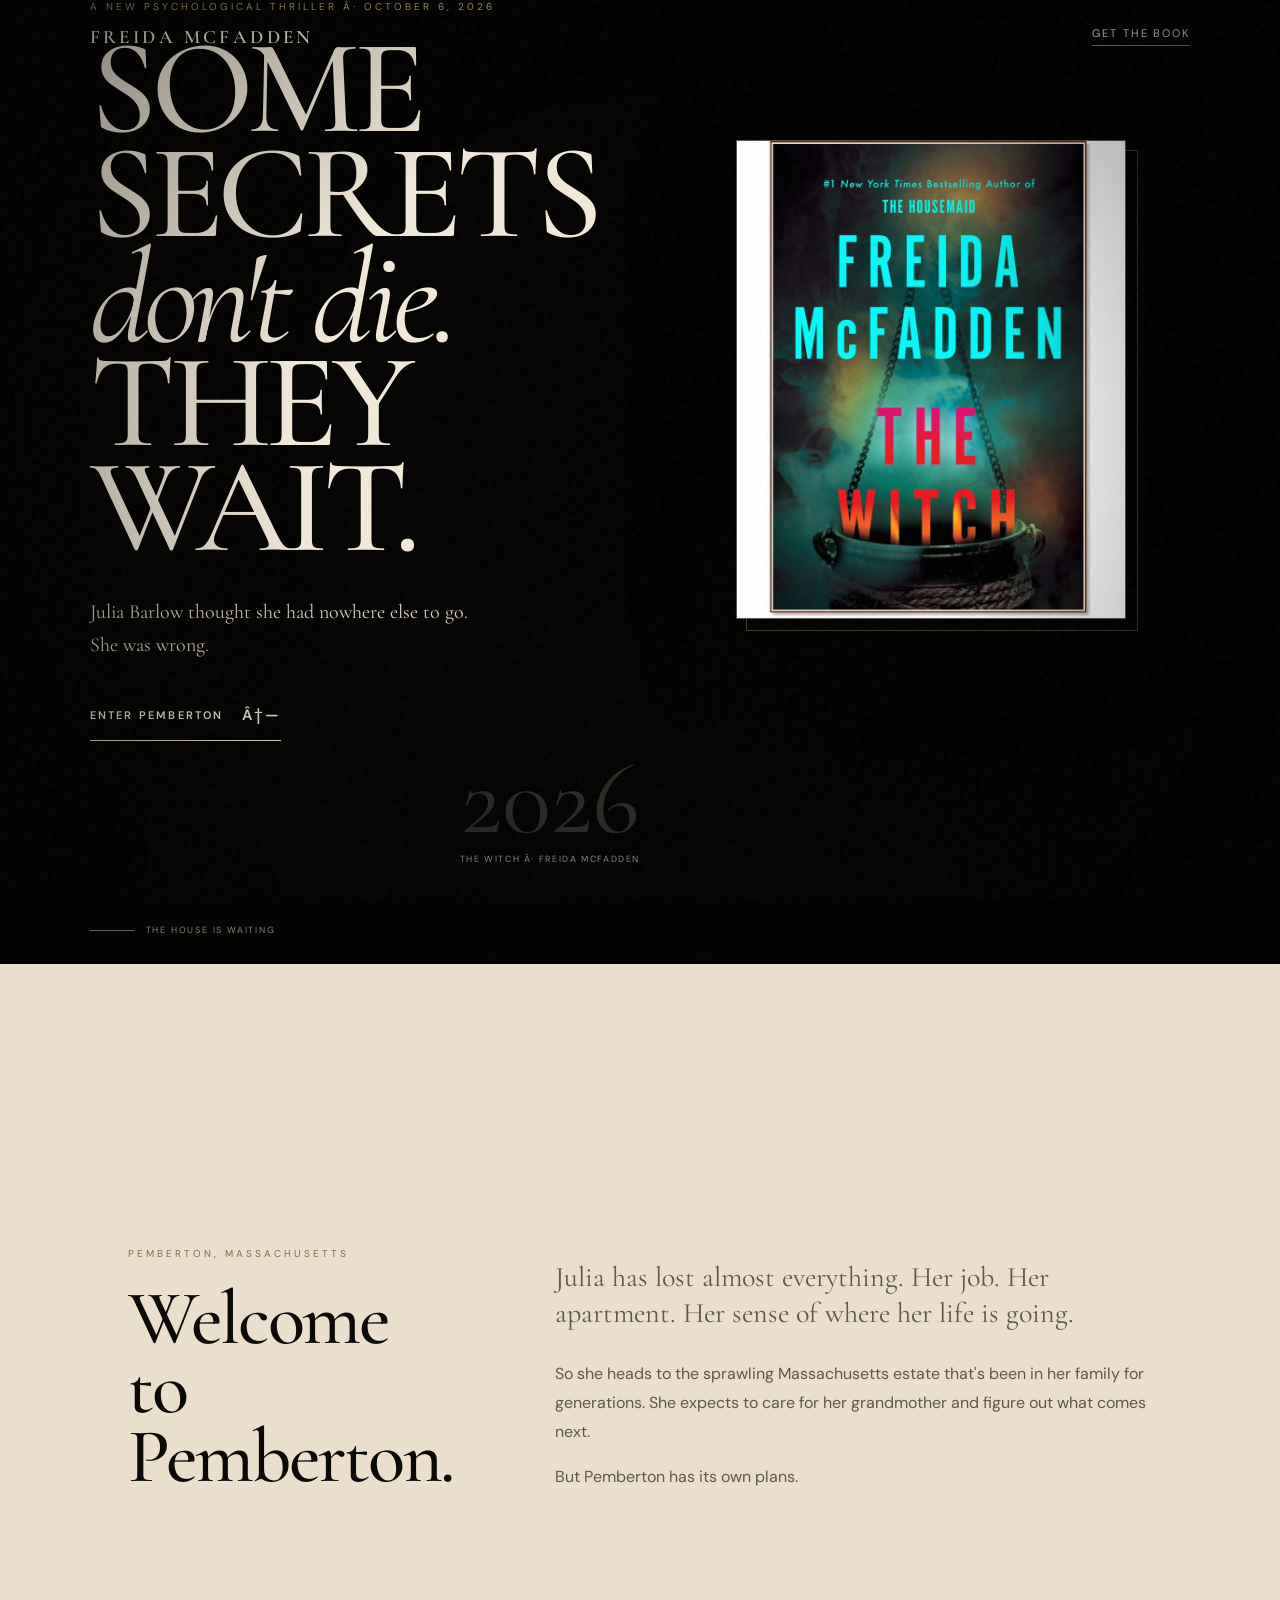
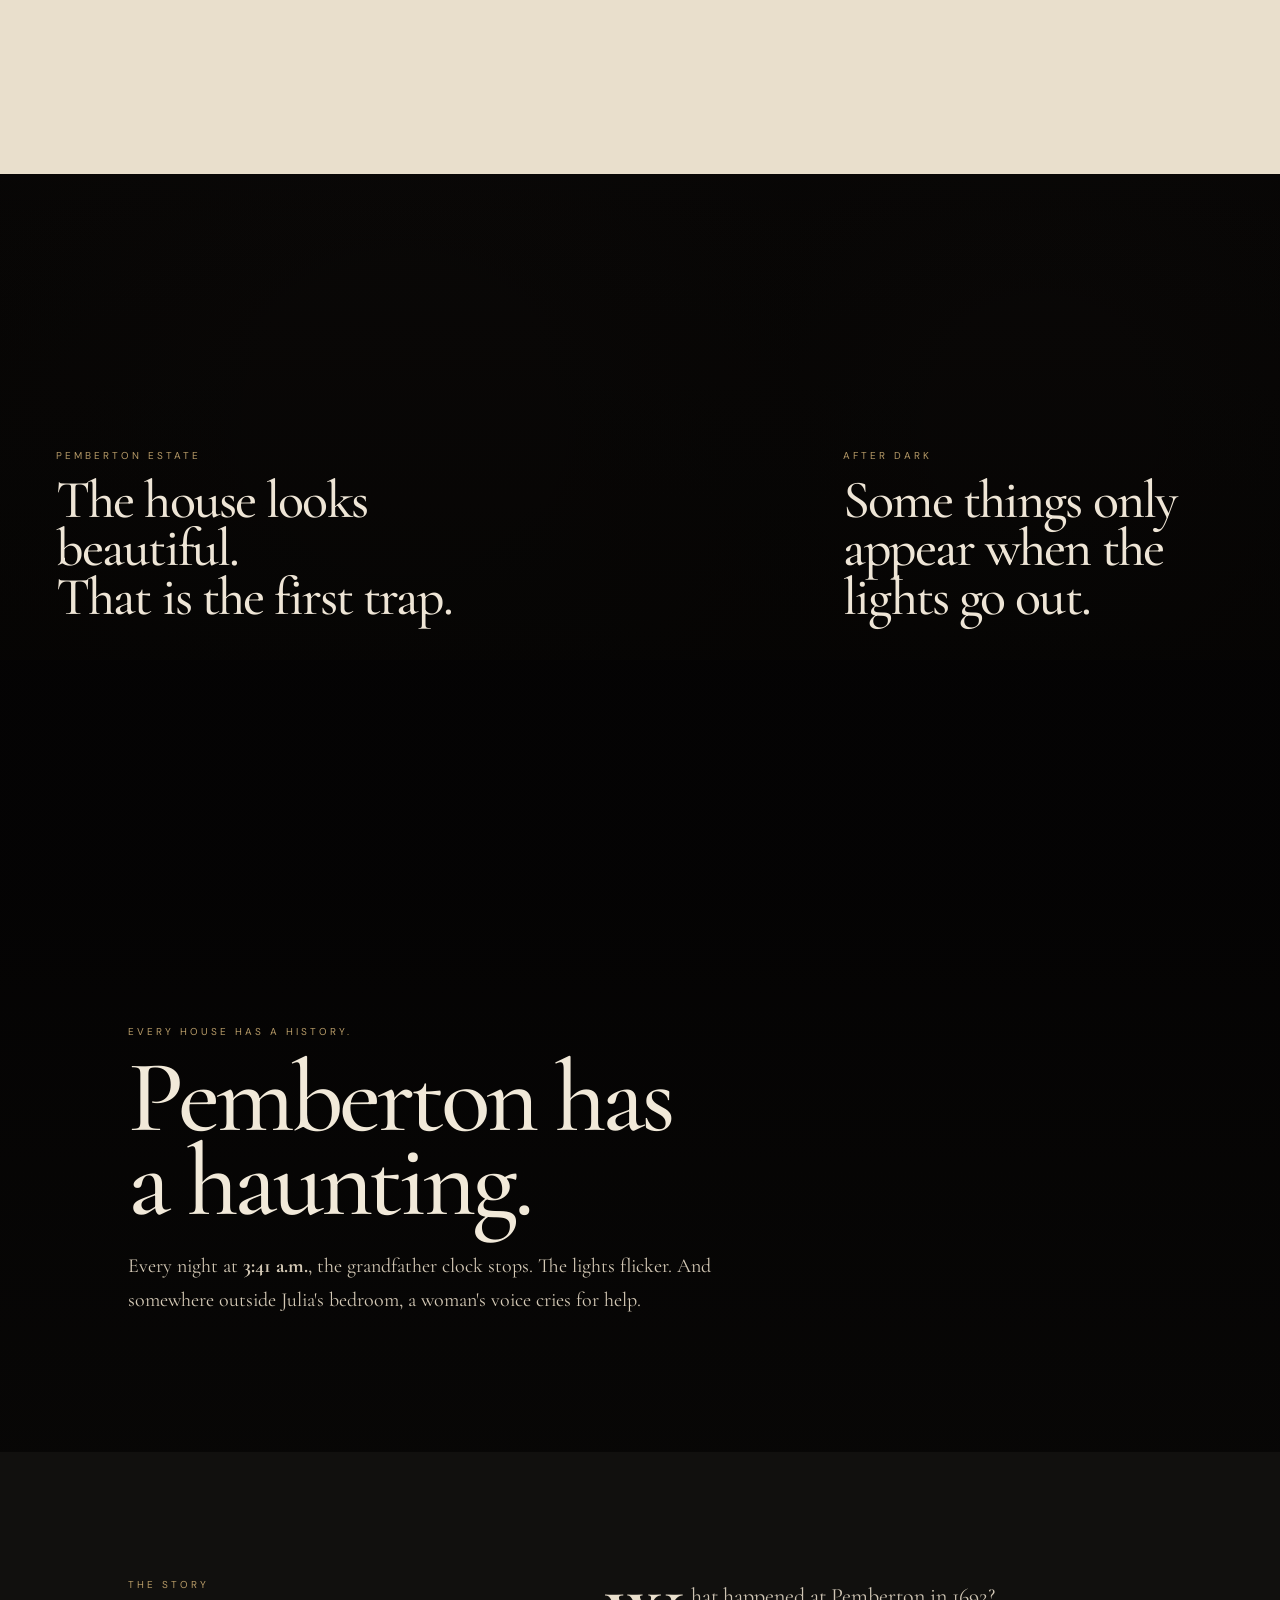
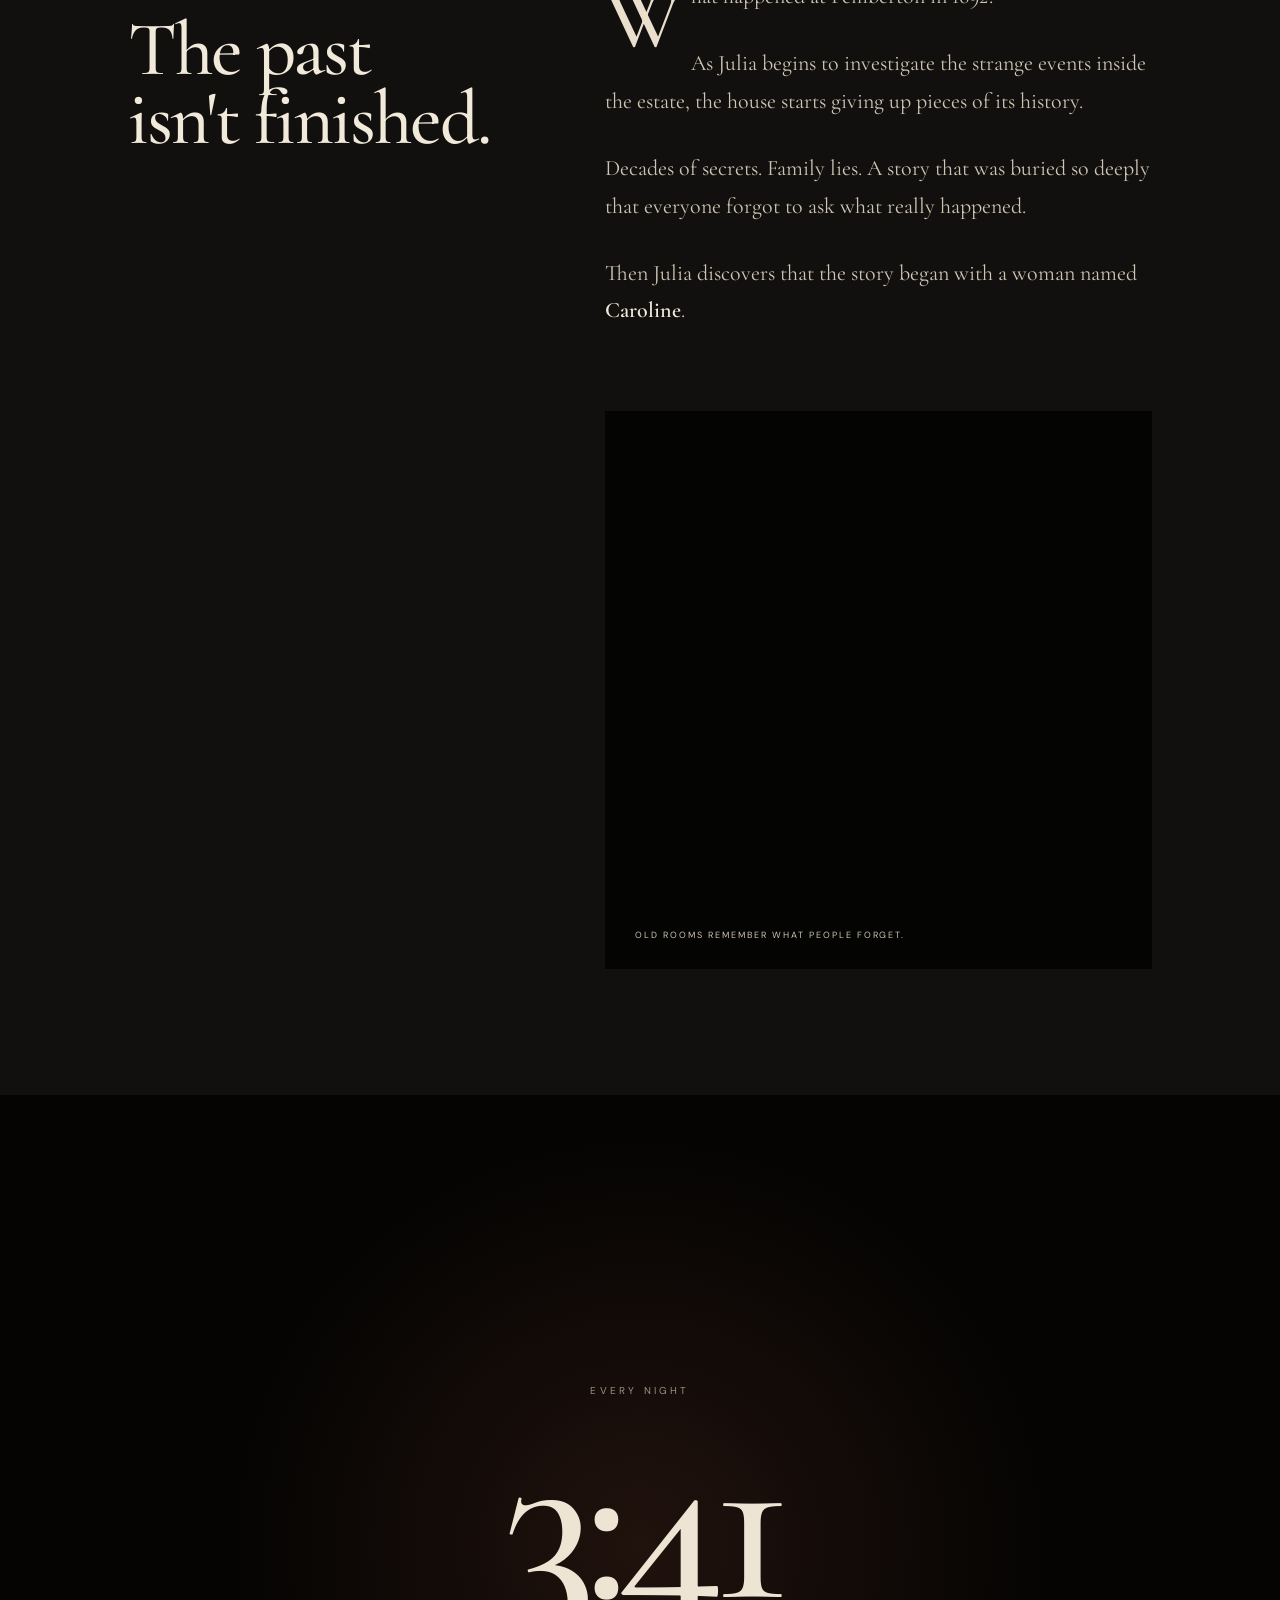
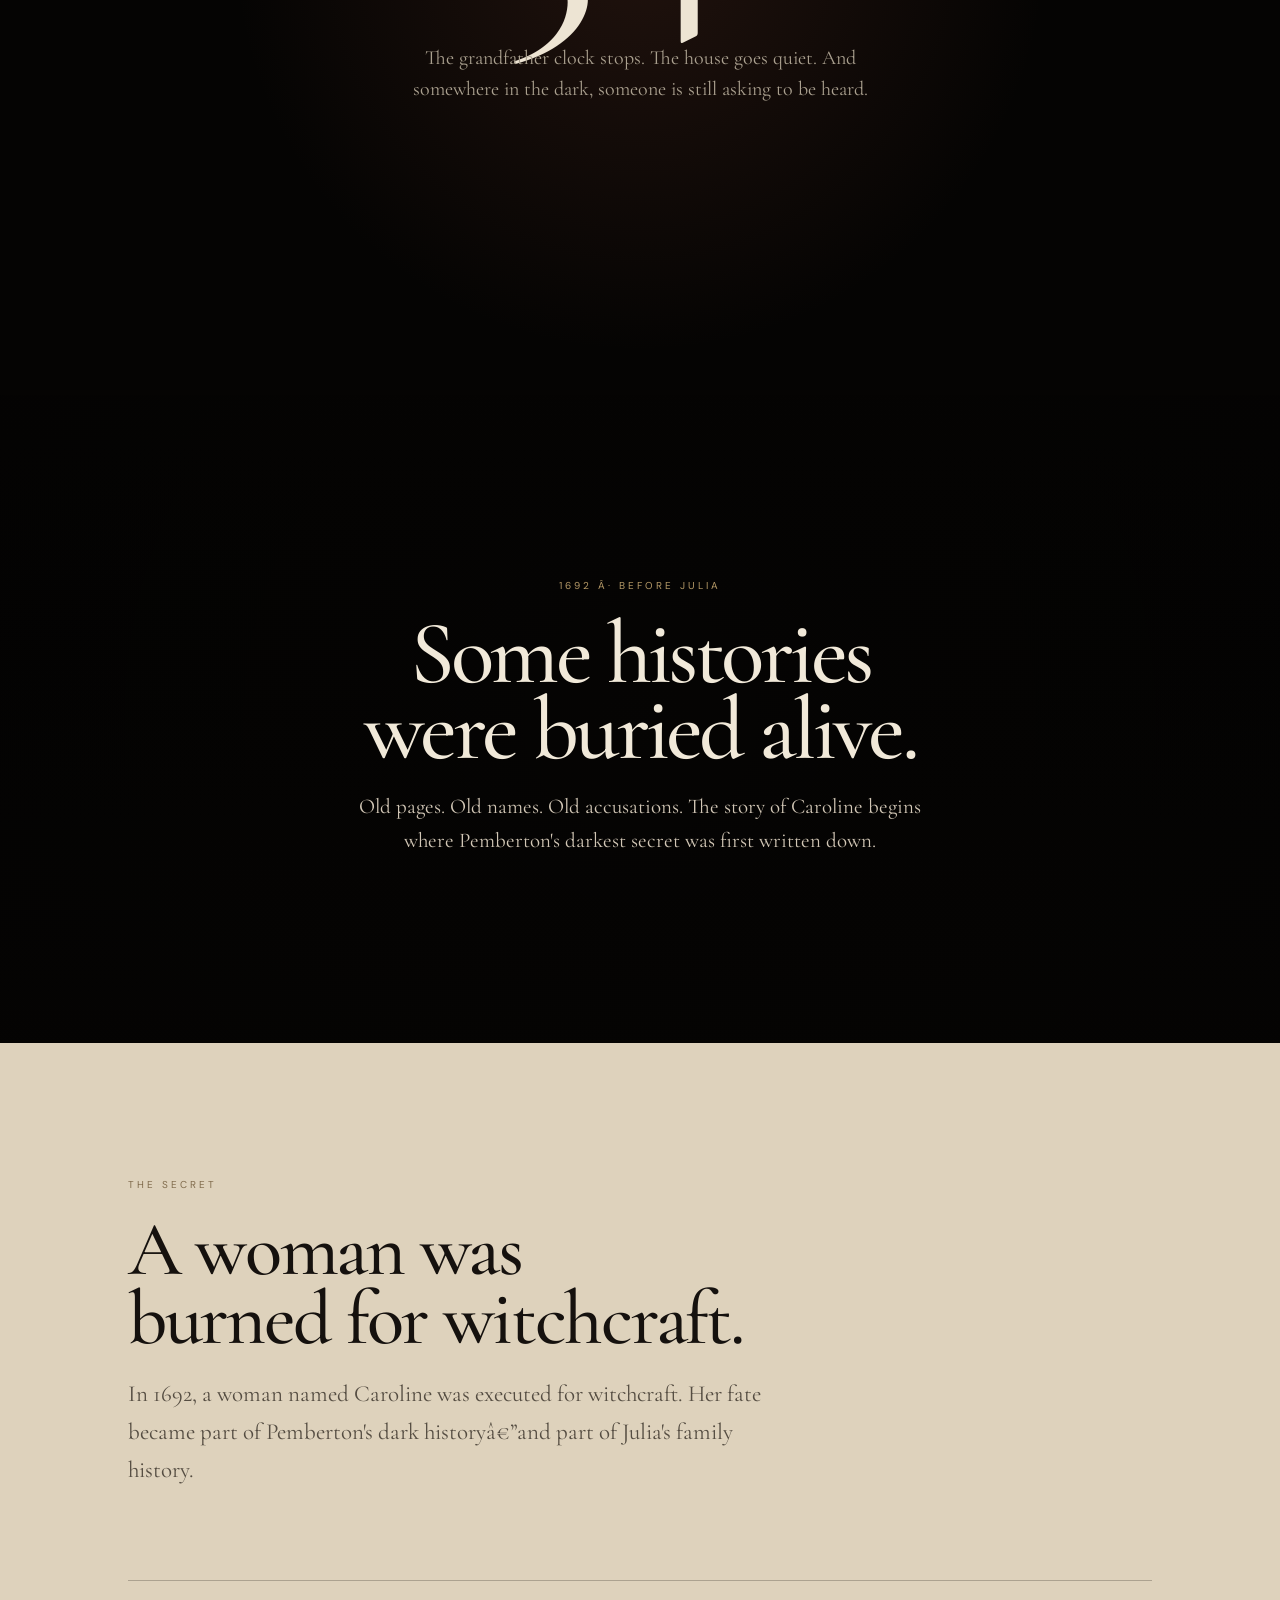
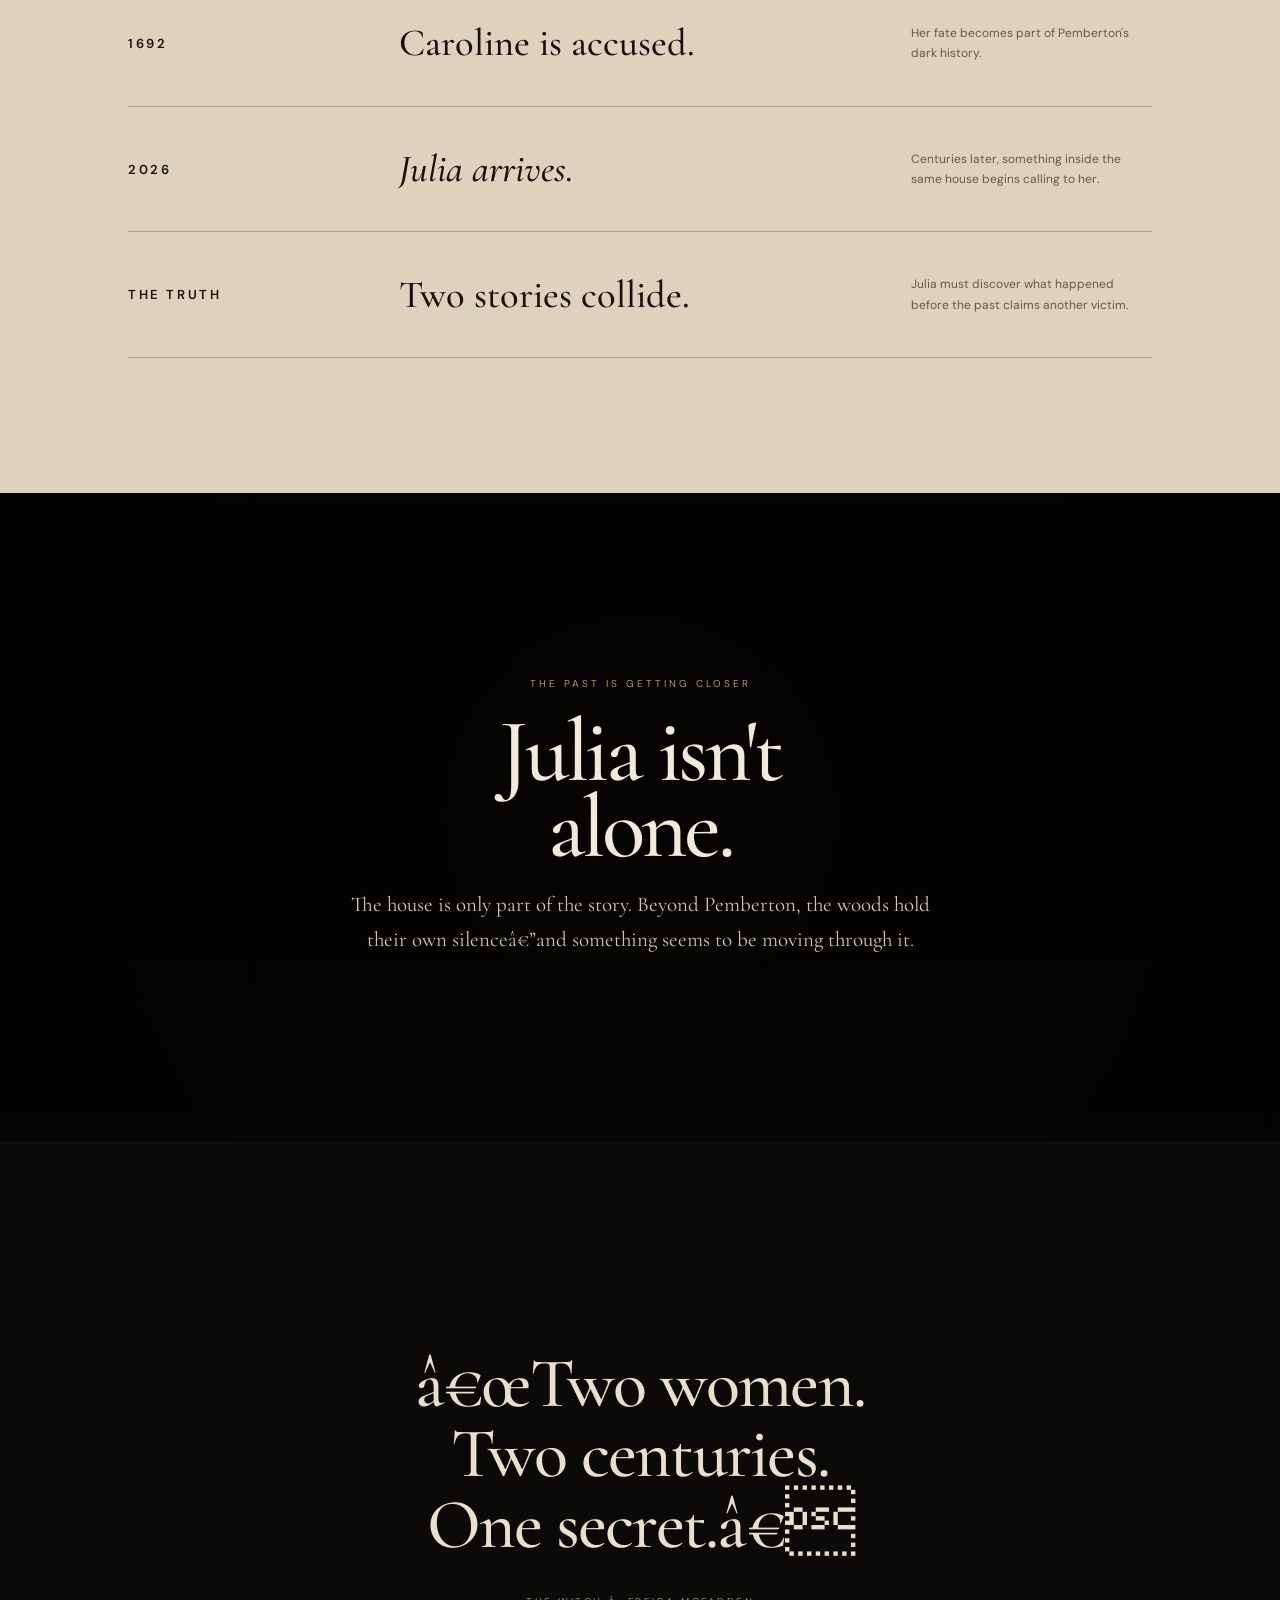
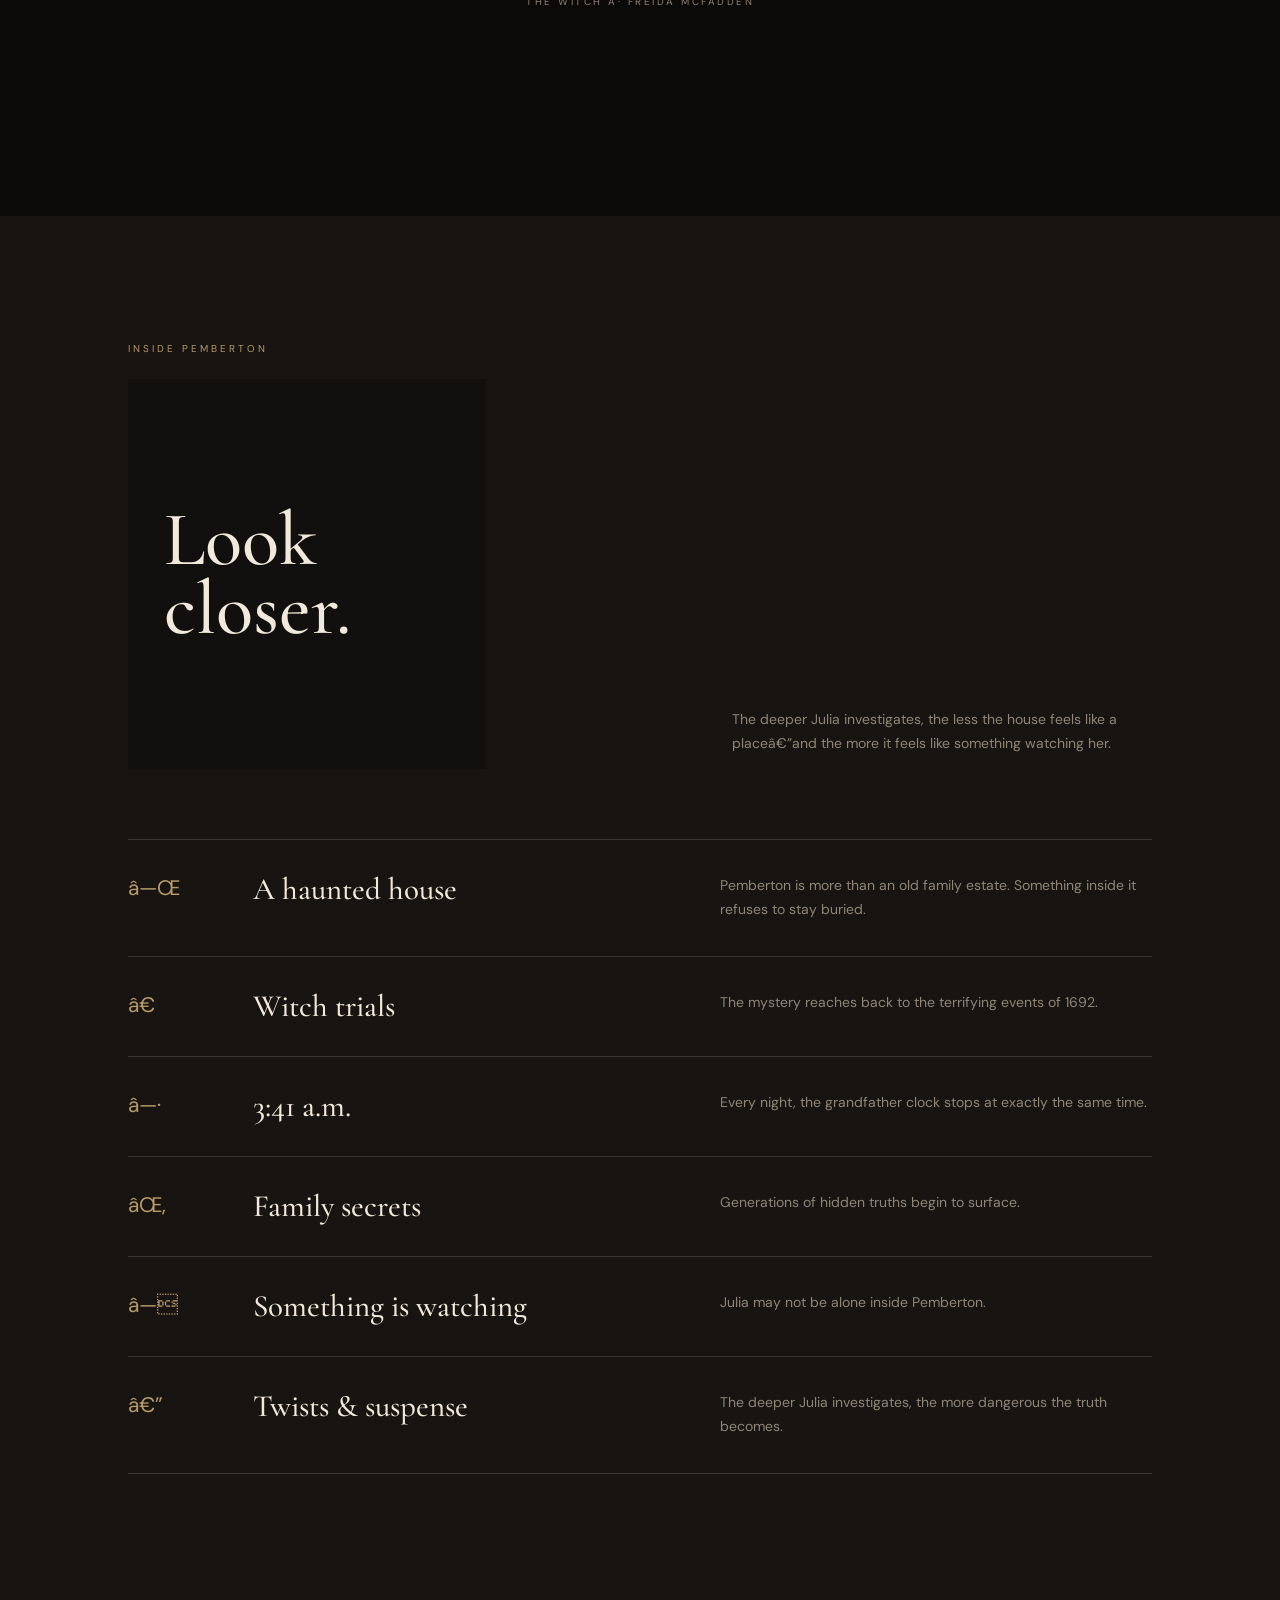
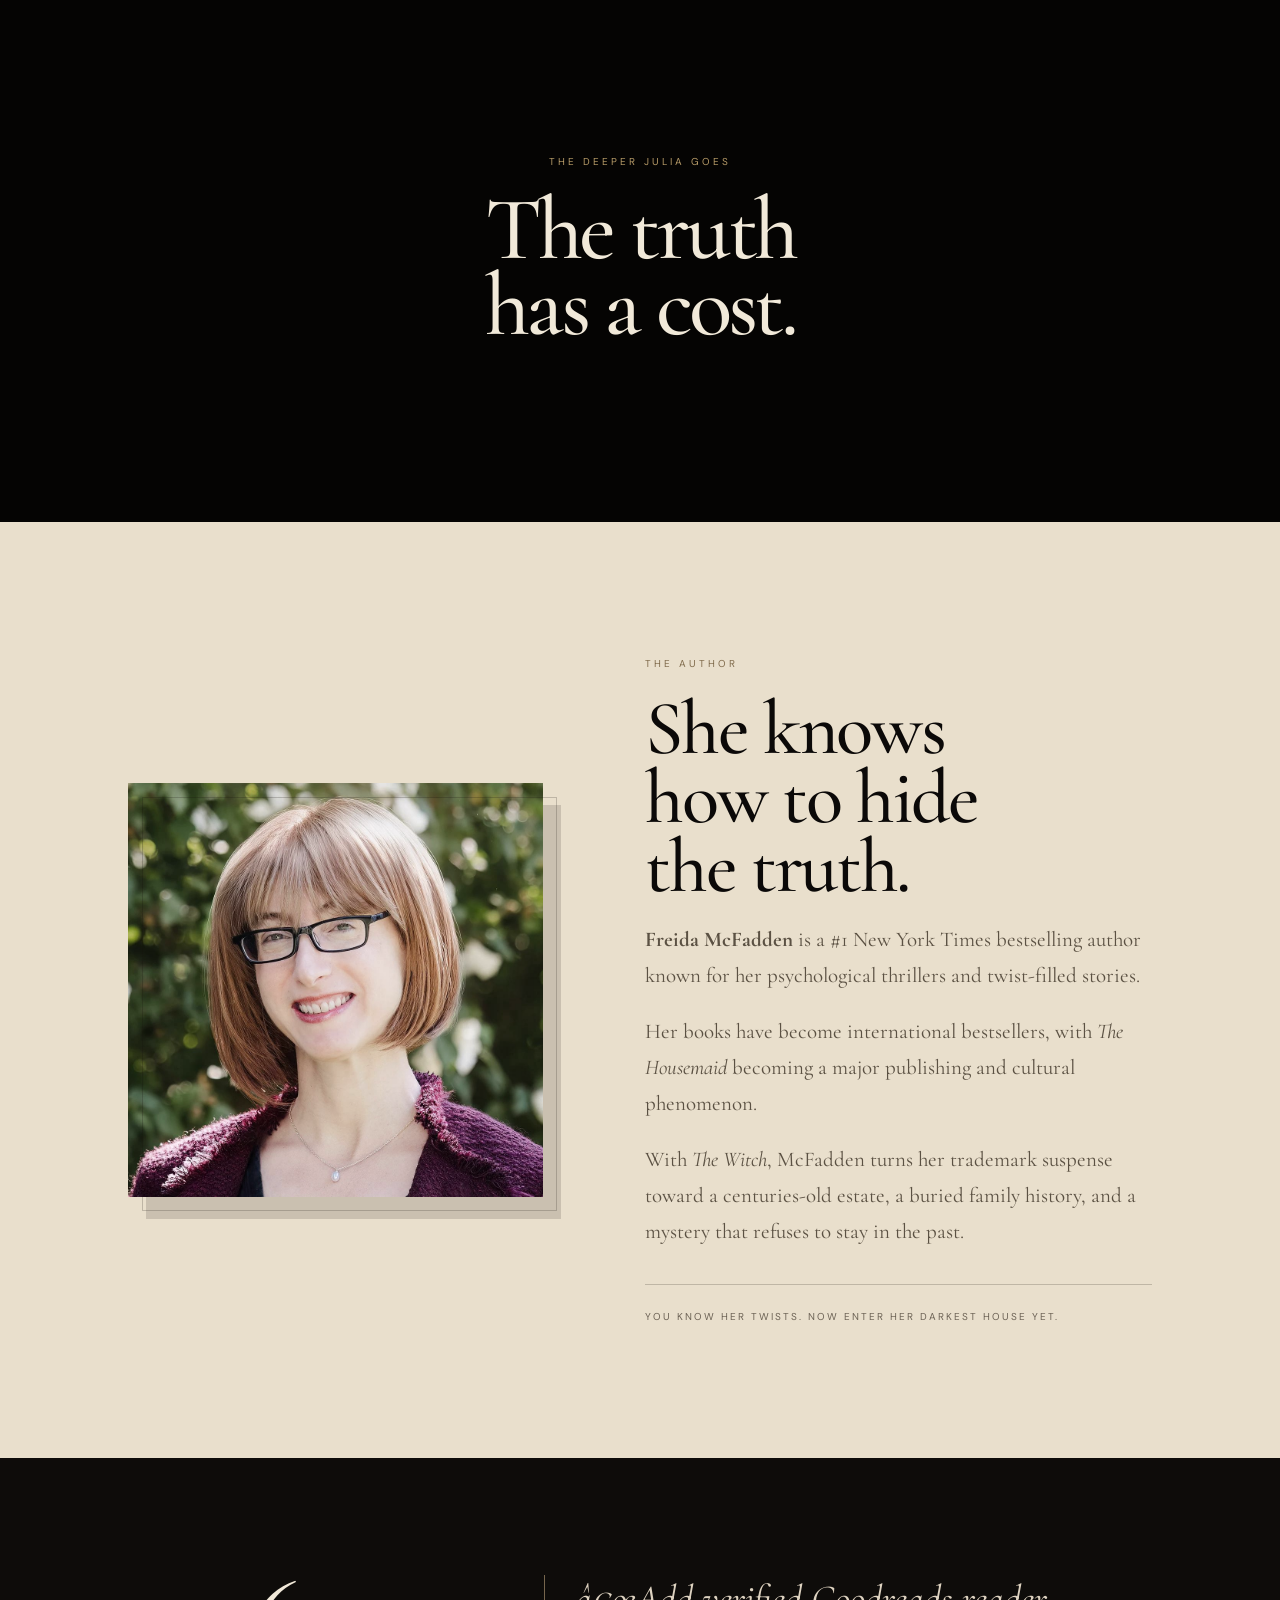
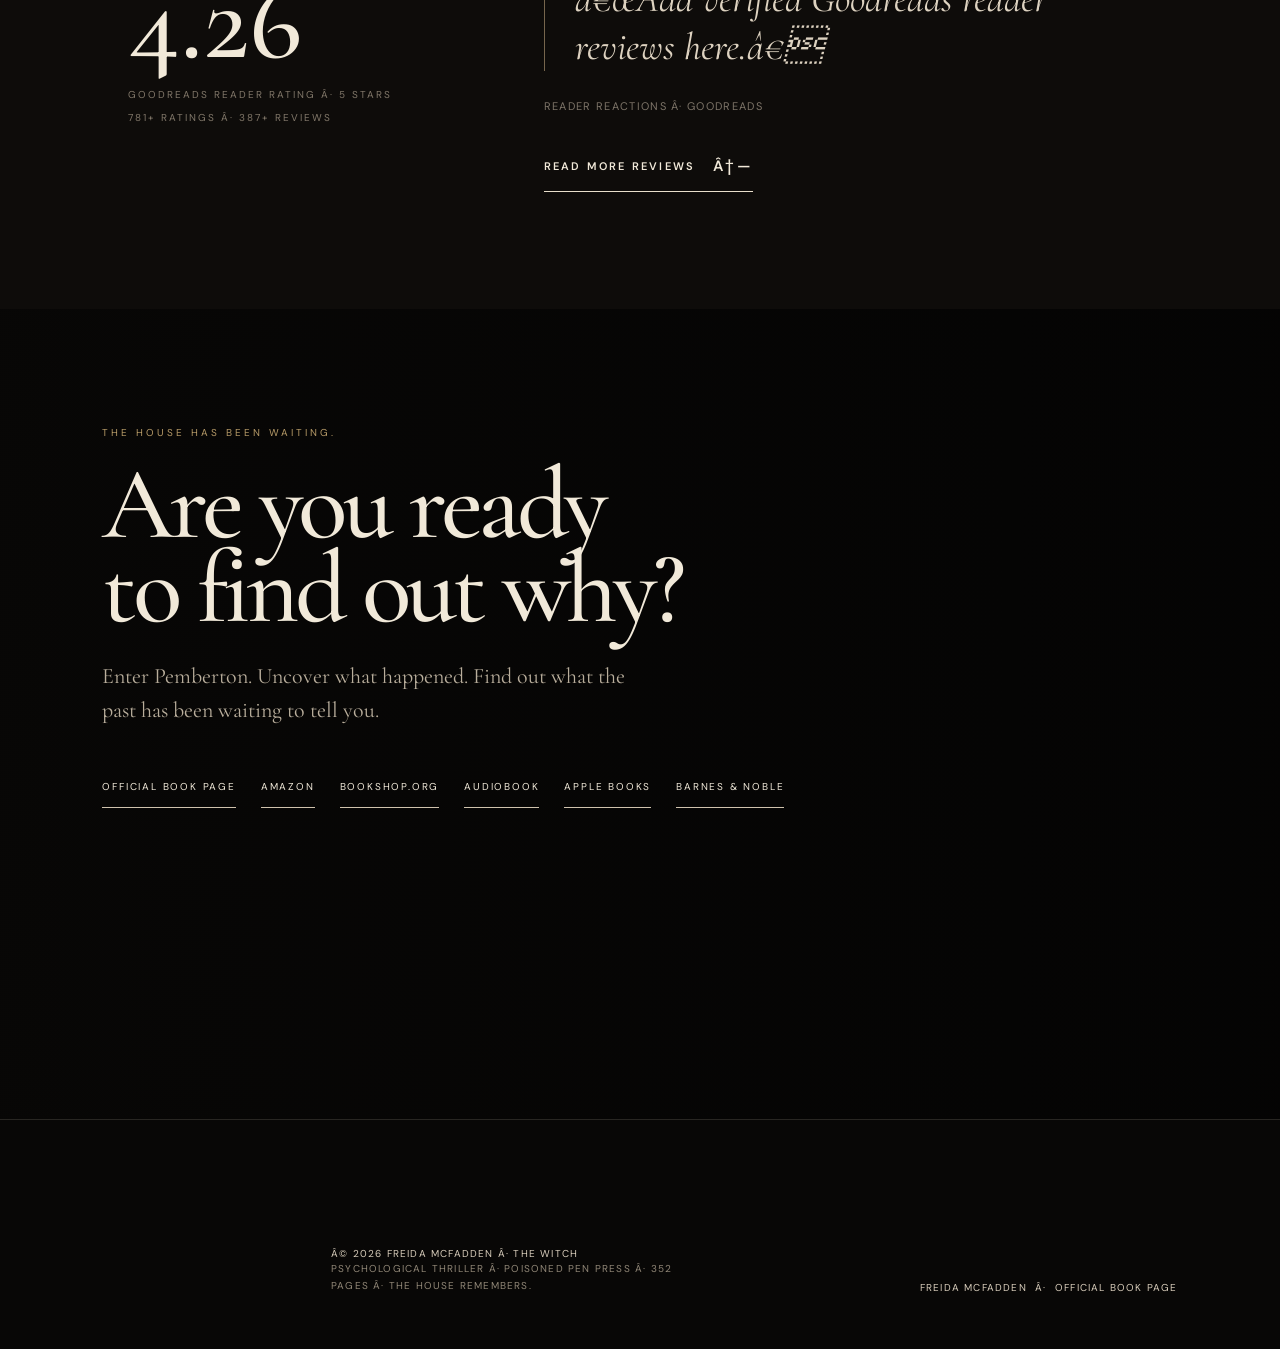
<file: projects/the-witch/index.html>
<!doctype html>
<html lang="en">
<head>
<meta name="robots" content="noindex,follow">
<meta charset="utf-8">
<meta name="viewport" content="width=device-width,initial-scale=1">
<meta name="theme-color" content="#090807">
<meta name="description" content="The Witch by Freida McFadden â€” Some secrets don't die. They wait.">
<title>The Witch â€” Freida McFadden</title>

<style>
@import url('https://fonts.googleapis.com/css2?family=Cormorant+Garamond:wght@400;500;600;700&family=DM+Sans:wght@400;500;600&display=swap');

:root{
  --ink:#0b0908;
  --night:#100d0b;
  --paper:#e9dfcc;
  --paper-dark:#cbbda4;
  --cream:#f1e9d9;
  --muted:#aaa08f;
  --line:rgba(233,223,204,.16);
  --ember:#8e4b36;
  --gold:#b79b68;
  --white:#f4eee3;
}

*{box-sizing:border-box}
html{scroll-behavior:smooth}
body{
  margin:0;
  background:var(--ink);
  color:var(--cream);
  font-family:"DM Sans",Arial,sans-serif;
  overflow-x:hidden;
}
a{color:inherit;text-decoration:none}
button,a{cursor:pointer}
::selection{background:var(--paper);color:var(--ink)}

.noise{
  position:fixed;inset:0;pointer-events:none;z-index:50;opacity:.055;
  background-image:url("data:image/svg+xml,%3Csvg viewBox='0 0 180 180' xmlns='http://www.w3.org/2000/svg'%3E%3Cfilter id='n'%3E%3CfeTurbulence type='fractalNoise' baseFrequency='.9' numOctaves='4' stitchTiles='stitch'/%3E%3C/filter%3E%3Crect width='100%25' height='100%25' filter='url(%23n)' opacity='.65'/%3E%3C/svg%3E");
}
.vignette{
  position:fixed;inset:0;pointer-events:none;z-index:40;
  background:radial-gradient(circle at center,transparent 45%,rgba(0,0,0,.52) 100%);
}
.progress{
  position:fixed;left:0;top:0;height:2px;width:0;background:var(--paper);
  z-index:100;transform-origin:left;
}

header{
  position:absolute;top:0;left:0;right:0;z-index:20;
  padding:26px 7%;
  display:flex;justify-content:space-between;align-items:center;
  mix-blend-mode:screen;
}
.logo{
  font:600 19px/1 "Cormorant Garamond",Georgia,serif;
  letter-spacing:.18em;text-transform:uppercase;
}
.header-link{
  font-size:11px;letter-spacing:.18em;text-transform:uppercase;
  border-bottom:1px solid rgba(244,238,227,.55);padding-bottom:5px;
}

/* HERO â€” preserves the template's two-column concept, but replaces the flat cover mockup with cinematic space */
.hero{
  min-height:100svh;
  position:relative;
  display:grid;
  grid-template-columns:1fr 1fr;
  align-items:end;
  padding:0 7% 8vh;
  overflow:hidden;
  background:#070605;
}
.hero-video{
  position:absolute;inset:0;width:100%;height:100%;
  border:0;object-fit:cover;
  filter:brightness(.42) saturate(.7) contrast(1.08);
  transform:scale(1.04);
}
.hero:after{
  content:"";position:absolute;inset:0;
  background:
    linear-gradient(90deg,rgba(5,4,3,.92) 0%,rgba(5,4,3,.55) 48%,rgba(5,4,3,.15) 100%),
    linear-gradient(0deg,rgba(5,4,3,.9) 0%,transparent 52%);
  z-index:1;
}
.hero-content,.hero-mark{position:relative;z-index:2}
.hero-content{max-width:760px;padding-bottom:2vh}
.eyebrow{
  color:var(--gold);letter-spacing:.3em;text-transform:uppercase;font-size:10px;
  margin-bottom:24px;
}
.hero h1{
  font:500 clamp(76px,10.5vw,154px)/.78 "Cormorant Garamond",Georgia,serif;
  letter-spacing:-.045em;
  margin:0;
  text-transform:uppercase;
}
.hero h1 span{display:block}
.hero h1 .thin{font-weight:400;font-style:italic;text-transform:none}
.hero-copy{
  max-width:560px;
  margin:35px 0 0;
  font:400 20px/1.65 "Cormorant Garamond",Georgia,serif;
  color:#d8cebc;
}
.cta{
  display:inline-flex;align-items:center;gap:18px;
  margin-top:28px;padding:15px 0;
  font-size:11px;font-weight:600;letter-spacing:.2em;text-transform:uppercase;
  border-bottom:1px solid var(--paper);
}
.cta:after{content:"â†—";font-size:15px;transition:transform .3s ease}
.cta:hover:after{transform:translate(4px,-4px)}
.hero-mark{
  align-self:end;justify-self:end;text-align:right;padding-bottom:3vh;
}
.hero-mark .year{
  font:400 clamp(58px,8vw,110px)/.8 "Cormorant Garamond",serif;
  color:rgba(244,238,227,.16);
}
.hero-mark small{
  display:block;margin-top:12px;color:rgba(244,238,227,.6);
  letter-spacing:.18em;font-size:9px;text-transform:uppercase;
}
.scroll-cue{
  position:absolute;z-index:3;bottom:28px;left:7%;
  display:flex;align-items:center;gap:12px;color:rgba(244,238,227,.55);
  font-size:9px;letter-spacing:.2em;text-transform:uppercase;
}
.scroll-cue i{display:block;width:44px;height:1px;background:rgba(244,238,227,.4)}


/* HERO + INTRO VIDEO EXTENSIONS ONLY */
.hero-video.hero-alt{
  opacity:0;
  animation:heroVideoFade 18s infinite;
}
.hero-video.hero-alt-2{
  opacity:0;
  animation:heroVideoFade 18s infinite 6s;
}
@keyframes heroVideoFade{
  0%,30%{opacity:0}
  38%,62%{opacity:1}
  70%,100%{opacity:0}
}
.hero-video.hero-base{animation:heroBaseFade 18s infinite}
@keyframes heroBaseFade{
  0%,30%{opacity:1}
  38%,62%{opacity:0}
  70%,100%{opacity:1}
}
.intro-video-rail{
  display:grid;grid-template-columns:1.25fr .75fr;gap:0;
  min-height:54vh;position:relative;overflow:hidden;background:#0a0807;
}
.intro-video-card{position:relative;min-height:54vh;overflow:hidden;background:#0a0807}
.intro-video-card video{
  position:absolute;inset:0;width:100%;height:100%;object-fit:cover;
  transform:scale(1.08);filter:brightness(.38) saturate(.62) contrast(1.08);
}
.intro-video-card:after{
  content:"";position:absolute;inset:0;
  background:linear-gradient(180deg,rgba(5,4,3,.05),rgba(5,4,3,.72)),radial-gradient(circle at center,transparent 25%,rgba(5,4,3,.42) 100%);
}
.intro-video-copy{
  position:absolute;z-index:2;left:7%;bottom:8%;
  color:#eee5d6;max-width:430px;
}
.intro-video-copy .eyebrow{margin-bottom:14px}
.intro-video-copy h3{
  font:500 clamp(34px,4.2vw,66px)/.9 "Cormorant Garamond",Georgia,serif;
  letter-spacing:-.035em;margin:0;
}
.intro-video-card.small .intro-video-copy{left:9%;right:9%}
@media(max-width:760px){
  .intro-video-rail{grid-template-columns:1fr;min-height:auto}
  .intro-video-card{min-height:46vh}
  .intro-video-card.small{min-height:40vh}
}
@media(prefers-reduced-motion:reduce){
  .hero-video.hero-base,.hero-video.hero-alt,.hero-video.hero-alt-2{animation:none;opacity:1}
}

/* STORY */
.story-intro{
  min-height:90vh;padding:15vh 10%;
  display:grid;grid-template-columns:.7fr 1.3fr;gap:10%;
  align-items:center;background:var(--paper);color:var(--ink);
}
.story-intro h2,.story h2,.secret h2,.author h2{
  font:500 clamp(48px,6vw,88px)/.9 "Cormorant Garamond",Georgia,serif;
  letter-spacing:-.03em;margin:0;
}
.story-intro .lead{
  font:400 clamp(22px,2.2vw,34px)/1.3 "Cormorant Garamond",Georgia,serif;
  max-width:720px;
}
.story-intro p{color:#5f574b;line-height:1.8;font-size:16px;max-width:640px}

/* FULL BLEED STORY VIDEO */
.cinematic{
  position:relative;min-height:88vh;overflow:hidden;display:flex;align-items:flex-end;
  background:#080706;
}
.cinematic-video{
  position:absolute;inset:0;width:100%;height:100%;object-fit:cover;
  transform:scale(1.08);
  pointer-events:none;
  filter:brightness(.46) saturate(.65);
}
.cinematic:after{
  content:"";position:absolute;inset:0;
  background:linear-gradient(0deg,rgba(8,7,6,.92),rgba(8,7,6,.1) 70%);
}
.cinematic-content{position:relative;z-index:2;padding:9vw 10%;max-width:900px}
.cinematic-kicker{
  font-size:10px;letter-spacing:.3em;text-transform:uppercase;color:var(--gold);margin-bottom:18px
}
.cinematic h2{
  font:500 clamp(54px,8vw,116px)/.82 "Cormorant Garamond",serif;
  margin:0 0 25px;letter-spacing:-.04em
}
.cinematic p{max-width:610px;font:400 20px/1.7 "Cormorant Garamond",serif;color:#d3c8b5}

/* THE STORY */
.story{
  padding:14vh 10%;background:#11100e;
}
.story-grid{display:grid;grid-template-columns:.8fr 1.2fr;gap:11%;align-items:start}
.story h2{position:sticky;top:16vh}
.story-copy p{
  font:400 22px/1.7 "Cormorant Garamond",Georgia,serif;
  color:#cfc5b4;margin:0 0 30px;
}
.story-copy strong{color:var(--cream);font-weight:600}
.story-copy .dropcap:first-letter{
  float:left;font:600 84px/.72 "Cormorant Garamond",serif;
  padding:12px 9px 0 0;color:var(--paper);
}
.story-video{
  margin:9vh 0 0;
  position:relative;min-height:62vh;overflow:hidden;
  background:#0a0807;
}
.story-bg-video{
  position:absolute;inset:0;width:100%;height:100%;object-fit:cover;
  transform:scale(1.08);filter:brightness(.5) sepia(.15);
  pointer-events:none;
}
.story-video .caption{
  position:absolute;z-index:2;bottom:28px;left:30px;
  font-size:9px;letter-spacing:.22em;text-transform:uppercase;color:#cfc5b4;
}

/* 3:41 */
.time-section{
  min-height:100svh;display:grid;place-items:center;text-align:center;
  position:relative;overflow:hidden;background:#050403;
}
.time-section:before{
  content:"";position:absolute;inset:0;
  background:radial-gradient(circle,rgba(142,75,54,.2),transparent 52%);
}
.time-section .time-wrap{position:relative;z-index:2}
.time-label{font-size:10px;letter-spacing:.32em;text-transform:uppercase;color:#9d907e}
.time{
  font:500 clamp(105px,19vw,300px)/.75 "Cormorant Garamond",serif;
  letter-spacing:-.06em;margin:32px 0;color:#ede4d3;
}
.time-section p{
  max-width:470px;margin:0 auto;color:#aaa08f;
  font:400 20px/1.55 "Cormorant Garamond",serif;
}

/* SECRET / TIMELINE */
.secret{
  padding:15vh 10%;background:#ded2bc;color:#15110e;
}
.secret-intro{max-width:900px;margin-bottom:10vh}
.secret h2{color:#15110e}
.secret-intro p{font:400 23px/1.65 "Cormorant Garamond",serif;max-width:670px;color:#554d42}
.timeline{border-top:1px solid rgba(21,17,14,.25)}
.timeline-row{
  display:grid;grid-template-columns:1fr 2fr 1fr;gap:30px;
  padding:42px 0;border-bottom:1px solid rgba(21,17,14,.25);
  align-items:center;
}
.timeline-row .date{font:600 13px/1 "DM Sans";letter-spacing:.2em}
.timeline-row .event{font:500 clamp(27px,3vw,45px)/1 "Cormorant Garamond",serif}
.timeline-row .desc{font-size:12px;line-height:1.7;color:#625a4e}
.timeline-row.active .event{font-style:italic}

/* PULL QUOTE */
.pullquote{
  min-height:75vh;display:grid;place-items:center;padding:10%;
  text-align:center;background:#0c0a09;
}
.pullquote blockquote{
  max-width:1000px;margin:0;
  font:500 clamp(38px,5.5vw,78px)/1 "Cormorant Garamond",serif;
  letter-spacing:-.025em;color:#e9dfcc;
}
.pullquote cite{
  display:block;margin-top:35px;font:10px "DM Sans";letter-spacing:.25em;text-transform:uppercase;color:#8e8373;font-style:normal
}

/* FEATURES */
.features{
  padding:14vh 10%;background:#171411;
}
.features-head{
  display:flex;justify-content:space-between;align-items:end;gap:30px;margin-bottom:70px
}
.features-head p{max-width:420px;color:#8f8678;line-height:1.7;font-size:14px}
.feature-list{border-top:1px solid var(--line)}
.feature{
  display:grid;grid-template-columns:90px 1fr 1fr;gap:35px;
  padding:34px 0;border-bottom:1px solid var(--line);
  align-items:start;transition:padding .5s ease;
}
.feature:hover{padding-left:12px;padding-right:12px}
.feature .symbol{font-size:21px;color:var(--gold)}
.feature h3{
  margin:0;font:500 31px/1 "Cormorant Garamond",serif
}
.feature p{margin:0;color:#8f8678;line-height:1.7;font-size:14px}

/* AUTHOR */
.author{
  padding:15vh 10%;background:var(--paper);color:var(--ink);
  display:grid;grid-template-columns:.9fr 1.1fr;gap:10%;align-items:center;
}
.author h2{color:var(--ink)}
.author .author-copy p{font:400 21px/1.7 "Cormorant Garamond",serif;color:#5b5143}
.author .author-line{
  margin-top:35px;padding-top:25px;border-top:1px solid rgba(21,17,14,.2);
  font-size:10px;letter-spacing:.2em;text-transform:uppercase;color:#6c6255
}

/* REVIEWS */
.reviews{
  padding:13vh 10%;background:#0e0c0a;
  display:grid;grid-template-columns:.65fr 1.35fr;gap:12%;align-items:start
}
.rating-number{font:500 clamp(70px,9vw,125px)/.8 "Cormorant Garamond",serif}
.rating-label{margin-top:20px;font-size:10px;letter-spacing:.2em;text-transform:uppercase;color:#82786a}
.review-quote{
  font:italic 400 clamp(27px,3vw,45px)/1.25 "Cormorant Garamond",serif;color:#ddd2c0;
  border-left:1px solid #76664d;padding-left:30px
}
.review-meta{margin-top:28px;color:#7e7569;font-size:11px;letter-spacing:.12em;text-transform:uppercase}

/* BUY */
.launch{
  position:relative;min-height:90vh;padding:13vh 8%;
  background:#080706;overflow:hidden;
}
.launch-video{
  position:absolute;inset:0;width:100%;height:100%;object-fit:cover;
  transform:scale(1.08);filter:brightness(.3) saturate(.5);
  pointer-events:none;
}
.launch:after{
  content:"";position:absolute;inset:0;
  background:linear-gradient(90deg,rgba(8,7,6,.95),rgba(8,7,6,.38));
}
.launch-content{position:relative;z-index:2;max-width:820px}
.launch h2{
  font:500 clamp(58px,8vw,120px)/.82 "Cormorant Garamond",serif;
  margin:0 0 28px;letter-spacing:-.045em
}
.launch p{color:#b9ae9c;font:400 22px/1.55 "Cormorant Garamond",serif;max-width:550px}
.buy-grid{
  display:flex;flex-wrap:wrap;gap:25px;margin-top:38px
}
.buy{
  padding:14px 0;border-bottom:1px solid #cfc2ad;
  font-size:10px;letter-spacing:.18em;text-transform:uppercase
}
.buy:hover{color:#d6b978}

/* FOOTER */
footer{
  padding:30px 8%;font-size:10px;letter-spacing:.12em;text-transform:uppercase;
  color:#756c61;background:#080706;border-top:1px solid var(--line);
  display:flex;justify-content:space-between;gap:20px
}

/* REVEALS */
.reveal{opacity:0;transform:translateY(35px);transition:opacity 1s ease,transform 1s cubic-bezier(.2,.7,.2,1)}
.reveal.visible{opacity:1;transform:none}
.reveal-delay-1{transition-delay:.12s}
.reveal-delay-2{transition-delay:.24s}
.reveal-delay-3{transition-delay:.36s}

/* RESPONSIVE */
@media(max-width:850px){
  header{padding:22px 6%}
  .hero{grid-template-columns:1fr;padding:0 7% 12vh;min-height:100svh}
  .hero-mark{display:none}
  .hero h1{font-size:clamp(70px,18vw,110px)}
  .hero-copy{font-size:18px;margin-top:28px}
  .story-intro,.story-grid,.author,.reviews{grid-template-columns:1fr;gap:50px}
  .story h2{position:static}
  .cinematic{min-height:70vh}
  .cinematic-video,.story-bg-video,.launch-video{transform:scale(1.18)}
  .timeline-row{grid-template-columns:75px 1fr}
  .timeline-row .desc{grid-column:2}
  .feature{grid-template-columns:45px 1fr}
  .feature p{grid-column:2}
  .features-head{display:block}
  .features-head p{margin-top:25px}
  .buy-grid{gap:20px}
  footer{display:block}
  footer div+div{margin-top:12px}
}
@media(prefers-reduced-motion:reduce){
  html{scroll-behavior:auto}
  *,*:before,*:after{animation-duration:.001ms!important;transition-duration:.001ms!important}
}

/* Pexels native video layers */
video{display:block}
.hero-video,.cinematic-video,.story-bg-video,.launch-video{background:#080706}
@media(max-width:850px){
  .hero-video{transform:scale(1.18)}
}

/* Supplied book assets */
.hero-book{
  position:relative;
  z-index:2;
  justify-self:end;
  align-self:center;
  width:min(31vw,390px);
  margin-right:5vw;
  transform:rotate(2deg);
  filter:drop-shadow(0 28px 45px rgba(0,0,0,.58));
}
.hero-book img{
  display:block;
  width:100%;
  height:auto;
  border:1px solid rgba(244,238,227,.35);
}
.hero-book:before{
  content:"";
  position:absolute;inset:10px -12px -12px 10px;
  border:1px solid rgba(183,155,104,.35);
  z-index:-1;
}
.author-photo{
  width:min(100%,460px);
  aspect-ratio:1/1;
  object-fit:cover;
  display:block;
  filter:saturate(.72) contrast(1.04);
  box-shadow:18px 22px 0 rgba(21,17,14,.14);
}
.author-photo-wrap{position:relative}
.author-photo-wrap:after{
  content:"";
  position:absolute;inset:14px -14px -14px 14px;
  border:1px solid rgba(21,17,14,.2);
  pointer-events:none;
}
@media(max-width:850px){
  .hero-book{
    width:min(58vw,300px);
    justify-self:center;
    align-self:end;
    margin:0 0 8vh;
    grid-row:1;
  }
  .hero-content{grid-row:2}
  .hero-mark{grid-row:3}
  .author-photo{max-width:360px}
}

/* Additional cinematic body + footer video layers */
.video-interlude{
  position:relative;
  min-height:72vh;
  overflow:hidden;
  display:flex;
  align-items:center;
  justify-content:center;
  text-align:center;
  background:#050403;
}
.video-interlude video{
  position:absolute;
  inset:0;
  width:100%;
  height:100%;
  object-fit:cover;
  transform:scale(1.06);
  filter:brightness(.42) saturate(.62) contrast(1.08);
}
.video-interlude .shade{
  position:absolute;
  inset:0;
  background:
    linear-gradient(180deg,rgba(5,4,3,.58),rgba(5,4,3,.2) 35%,rgba(5,4,3,.82)),
    radial-gradient(circle at center,rgba(10,7,5,.05),rgba(0,0,0,.5));
  z-index:1;
}
.video-interlude .interlude-copy{
  position:relative;
  z-index:2;
  max-width:850px;
  padding:10vw 8%;
}
.interlude-copy .eyebrow{
  color:#b79b68;
}
.interlude-copy h2{
  font:500 clamp(52px,7vw,105px)/.85 "Cormorant Garamond",Georgia,serif;
  letter-spacing:-.04em;
  margin:0 0 22px;
}
.interlude-copy p{
  max-width:590px;
  margin:auto;
  font:400 21px/1.65 "Cormorant Garamond",Georgia,serif;
  color:#d2c7b6;
}
.footer{
  position:relative;
  overflow:hidden;
  min-height:230px;
  padding:55px 8%;
  display:flex;
  justify-content:space-between;
  align-items:end;
  gap:20px;
  color:#d8cdbb;
  border-top:1px solid rgba(233,223,204,.14);
}
.footer-video{
  position:absolute;
  inset:0;
  width:100%;
  height:100%;
  object-fit:cover;
  transform:scale(1.12);
  filter:brightness(.23) saturate(.5);
}
.footer-shade{
  position:absolute;
  inset:0;
  background:
    linear-gradient(90deg,rgba(7,6,5,.94),rgba(7,6,5,.62)),
    linear-gradient(0deg,rgba(7,6,5,.92),rgba(7,6,5,.35));
}
.footer > div{
  position:relative;
  z-index:2;
}
.footer .footer-note{
  max-width:360px;
  color:#918777;
  font-size:10px;
  line-height:1.7;
  letter-spacing:.12em;
  text-transform:uppercase;
}
@media(max-width:850px){
  .video-interlude{min-height:64vh}
  .video-interlude video{transform:scale(1.16)}
  .footer{display:block;min-height:280px}
  .footer > div+div{margin-top:22px}
}
</style>
</head>

<body>
<div class="noise"></div>
<div class="vignette"></div>
<div class="progress" id="progress"></div>

<header>
  <div class="logo">Freida McFadden</div>
  <a class="header-link" href="#order">Get the book</a>
</header>

<!-- HERO -->
<section class="hero">
  <video
    class="hero-video hero-base"
    autoplay
    muted
    loop
    playsinline
    preload="metadata"
    poster="https://images.pexels.com/videos/34989987/free-video-34989987.jpg">
    <source src="https://videos.pexels.com/video-files/34989987/14824102_1920_1080_60fps.mp4" type="video/mp4">
  </video>

  <video class="hero-video hero-alt" autoplay muted loop playsinline preload="metadata" aria-hidden="true">
    <source src="https://videos.pexels.com/video-files/29725267/12779356_3840_2160_50fps.mp4" type="video/mp4">
  </video>

  <video class="hero-video hero-alt-2" autoplay muted loop playsinline preload="metadata" aria-hidden="true">
    <source src="https://videos.pexels.com/video-files/11974981/11974981-uhd_3840_2160_25fps.mp4" type="video/mp4">
  </video>

  <div class="hero-content reveal">
    <div class="eyebrow">A new psychological thriller Â· October 6, 2026</div>
    <h1><span>Some secrets</span><span class="thin">don't die.</span><span>They wait.</span></h1>
    <p class="hero-copy">
      Julia Barlow thought she had nowhere else to go.<br>
      She was wrong.
    </p>
    <a class="cta" href="#order">Enter Pemberton</a>
  </div>


  <div class="hero-book reveal reveal-delay-1">
    <img src="[data-uri]" alt="The Witch by Freida McFadden book cover">
  </div>

  <div class="hero-mark reveal reveal-delay-2">
    <div class="year">2026</div>
    <small>The Witch Â· Freida McFadden</small>
  </div>

  <div class="scroll-cue"><i></i> The house is waiting</div>
</section>

<!-- INTRO -->
<section class="story-intro">
  <div class="reveal">
    <div class="eyebrow" style="color:#7e6b4c">Pemberton, Massachusetts</div>
    <h2>Welcome<br>to Pemberton.</h2>
  </div>
  <div class="reveal reveal-delay-1">
    <p class="lead">
      Julia has lost almost everything. Her job. Her apartment. Her sense of where her life is going.
    </p>
    <p>
      So she heads to the sprawling Massachusetts estate that's been in her family for generations. She expects to care for her grandmother and figure out what comes next.
    </p>
    <p>
      But Pemberton has its own plans.
    </p>
  </div>
</section>

<!-- INTRO VIDEO RAIL -->
<section class="intro-video-rail">
  <div class="intro-video-card">
    <video autoplay muted loop playsinline preload="metadata" aria-hidden="true">
      <source src="https://videos.pexels.com/video-files/14517238/14517238-hd_1080_1920_30fps.mp4" type="video/mp4">
    </video>
    <div class="intro-video-copy">
      <div class="eyebrow">Pemberton Estate</div>
      <h3>The house looks beautiful.<br>That is the first trap.</h3>
    </div>
  </div>
  <div class="intro-video-card small">
    <video autoplay muted loop playsinline preload="metadata" aria-hidden="true">
      <source src="https://videos.pexels.com/video-files/4055408/4055408-hd_1920_1080_30fps.mp4" type="video/mp4">
    </video>
    <div class="intro-video-copy">
      <div class="eyebrow">After dark</div>
      <h3>Some things only appear when the lights go out.</h3>
    </div>
  </div>
</section>

<!-- HOUSE VIDEO -->
<section class="cinematic">
  <video
    class="cinematic-video"
    autoplay
    muted
    loop
    playsinline
    preload="metadata">
    <source src="https://videos.pexels.com/video-files/3427514/3427514-hd_1920_1080_25fps.mp4" type="video/mp4">
  </video>
  <div class="cinematic-content reveal">
    <div class="cinematic-kicker">Every house has a history.</div>
    <h2>Pemberton has<br>a haunting.</h2>
    <p>
      Every night at <strong>3:41 a.m.</strong>, the grandfather clock stops. The lights flicker. And somewhere outside Julia's bedroom, a woman's voice cries for help.
    </p>
  </div>
</section>

<!-- STORY -->
<section class="story">
  <div class="story-grid">
    <div class="reveal">
      <div class="eyebrow">The story</div>
      <h2>The past<br>isn't finished.</h2>
    </div>

    <div class="story-copy reveal reveal-delay-1">
      <p class="dropcap">
        What happened at Pemberton in 1692?
      </p>
      <p>
        As Julia begins to investigate the strange events inside the estate, the house starts giving up pieces of its history.
      </p>
      <p>
        Decades of secrets. Family lies. A story that was buried so deeply that everyone forgot to ask what really happened.
      </p>
      <p>
        Then Julia discovers that the story began with a woman named <strong>Caroline</strong>.
      </p>

      <div class="story-video">
        <video
          class="story-bg-video"
          autoplay
          muted
          loop
          playsinline
          preload="metadata">
          <source src="https://videos.pexels.com/video-files/10480415/10480415-hd_3840_2160_25fps.mp4" type="video/mp4">
        </video>
        <div class="caption">Old rooms remember what people forget.</div>
      </div>
    </div>
  </div>
</section>

<!-- 3:41 -->
<section class="time-section">
  <div class="time-wrap reveal">
    <div class="time-label">Every night</div>
    <div class="time">3:41</div>
    <p>The grandfather clock stops. The house goes quiet. And somewhere in the dark, someone is still asking to be heard.</p>
  </div>
</section>


<!-- HISTORICAL INTERLUDE -->
<section class="video-interlude">
  <video autoplay muted loop playsinline preload="metadata"
    poster="https://images.pexels.com/videos/11974981/free-video-11974981.jpg">
    <source src="https://videos.pexels.com/video-files/11974981/11974981-uhd_3840_2160_25fps.mp4" type="video/mp4">
  </video>
  <div class="shade"></div>
  <div class="interlude-copy reveal">
    <div class="eyebrow">1692 Â· Before Julia</div>
    <h2>Some histories<br>were buried alive.</h2>
    <p>Old pages. Old names. Old accusations. The story of Caroline begins where Pemberton's darkest secret was first written down.</p>
  </div>
</section>

<!-- SECRET -->
<section class="secret">
  <div class="secret-intro reveal">
    <div class="eyebrow" style="color:#806b4c">The secret</div>
    <h2>A woman was<br>burned for witchcraft.</h2>
    <p>
      In 1692, a woman named Caroline was executed for witchcraft. Her fate became part of Pemberton's dark historyâ€”and part of Julia's family history.
    </p>
  </div>

  <div class="timeline">
    <div class="timeline-row reveal">
      <div class="date">1692</div>
      <div class="event">Caroline is accused.</div>
      <div class="desc">Her fate becomes part of Pemberton's dark history.</div>
    </div>
    <div class="timeline-row active reveal reveal-delay-1">
      <div class="date">2026</div>
      <div class="event">Julia arrives.</div>
      <div class="desc">Centuries later, something inside the same house begins calling to her.</div>
    </div>
    <div class="timeline-row reveal reveal-delay-2">
      <div class="date">THE TRUTH</div>
      <div class="event">Two stories collide.</div>
      <div class="desc">Julia must discover what happened before the past claims another victim.</div>
    </div>
  </div>
</section>


<!-- FOREST INTERLUDE -->
<section class="video-interlude">
  <video autoplay muted loop playsinline preload="metadata">
    <source src="https://videos.pexels.com/video-files/3427514/3427514-uhd_3840_2160_24fps.mp4" type="video/mp4">
  </video>
  <div class="shade"></div>
  <div class="interlude-copy reveal">
    <div class="eyebrow">The past is getting closer</div>
    <h2>Julia isn't<br>alone.</h2>
    <p>The house is only part of the story. Beyond Pemberton, the woods hold their own silenceâ€”and something seems to be moving through it.</p>
  </div>
</section>

<!-- PULL QUOTE -->
<section class="pullquote">
  <div class="reveal">
    <blockquote>â€œTwo women.<br>Two centuries.<br>One secret.â€</blockquote>
    <cite>The Witch Â· Freida McFadden</cite>
  </div>
</section>

<!-- FEATURES -->
<section class="features">
  <div class="features-head reveal">
    <div>
      <div class="eyebrow">Inside Pemberton</div>
      <h2 class="story h2" style="font:500 clamp(48px,6vw,88px)/.9 'Cormorant Garamond',Georgia,serif;margin:0">Look closer.</h2>
    </div>
    <p>The deeper Julia investigates, the less the house feels like a placeâ€”and the more it feels like something watching her.</p>
  </div>

  <div class="feature-list">
    <div class="feature reveal">
      <div class="symbol">â—Œ</div>
      <h3>A haunted house</h3>
      <p>Pemberton is more than an old family estate. Something inside it refuses to stay buried.</p>
    </div>
    <div class="feature reveal reveal-delay-1">
      <div class="symbol">â€ </div>
      <h3>Witch trials</h3>
      <p>The mystery reaches back to the terrifying events of 1692.</p>
    </div>
    <div class="feature reveal reveal-delay-2">
      <div class="symbol">â—·</div>
      <h3>3:41 a.m.</h3>
      <p>Every night, the grandfather clock stops at exactly the same time.</p>
    </div>
    <div class="feature reveal">
      <div class="symbol">âŒ‚</div>
      <h3>Family secrets</h3>
      <p>Generations of hidden truths begin to surface.</p>
    </div>
    <div class="feature reveal reveal-delay-1">
      <div class="symbol">â—</div>
      <h3>Something is watching</h3>
      <p>Julia may not be alone inside Pemberton.</p>
    </div>
    <div class="feature reveal reveal-delay-2">
      <div class="symbol">â€”</div>
      <h3>Twists & suspense</h3>
      <p>The deeper Julia investigates, the more dangerous the truth becomes.</p>
    </div>
  </div>
</section>


<!-- CANDLE INTERLUDE -->
<section class="video-interlude" style="min-height:58vh">
  <video autoplay muted loop playsinline preload="metadata">
    <source src="https://videos.pexels.com/video-files/7675225/7675225-hd_1920_1080_25fps.mp4" type="video/mp4">
  </video>
  <div class="shade" style="background:linear-gradient(180deg,rgba(5,4,3,.68),rgba(5,4,3,.3) 40%,rgba(5,4,3,.9))"></div>
  <div class="interlude-copy reveal">
    <div class="eyebrow">The deeper Julia goes</div>
    <h2>The truth<br>has a cost.</h2>
  </div>
</section>

<!-- AUTHOR -->
<section class="author">
  <div class="author-photo-wrap reveal">
    <img class="author-photo" src="[data-uri]" alt="Freida McFadden">
  </div>
  <div class="author-copy reveal reveal-delay-1">
    <div class="eyebrow" style="color:#806b4c">The author</div>
    <h2>She knows<br>how to hide<br>the truth.</h2>
    <p>
      <strong>Freida McFadden</strong> is a #1 New York Times bestselling author known for her psychological thrillers and twist-filled stories.
    </p>
    <p>
      Her books have become international bestsellers, with <em>The Housemaid</em> becoming a major publishing and cultural phenomenon.
    </p>
    <p>
      With <em>The Witch</em>, McFadden turns her trademark suspense toward a centuries-old estate, a buried family history, and a mystery that refuses to stay in the past.
    </p>
    <div class="author-line">You know her twists. Now enter her darkest house yet.</div>
  </div>
</section>

<!-- REVIEWS -->
<section class="reviews">
  <div class="reveal">
    <div class="rating-number">4.26</div>
    <div class="rating-label">Goodreads reader rating Â· 5 stars</div>
    <div class="rating-label" style="margin-top:10px">781+ ratings Â· 387+ reviews</div>
  </div>
  <div class="reveal reveal-delay-1">
    <div class="review-quote">â€œAdd verified Goodreads reader reviews here.â€</div>
    <div class="review-meta">Reader reactions Â· Goodreads</div>
    <a class="cta" href="https://www.goodreads.com/book/show/249334199-the-witch" target="_blank" rel="noopener">Read more reviews</a>
  </div>
</section>

<!-- FINAL CTA -->
<section class="launch" id="order">
  <video
    class="launch-video"
    autoplay
    muted
    loop
    playsinline
    preload="metadata">
    <source src="https://videos.pexels.com/video-files/34989987/14824102_1920_1080_60fps.mp4" type="video/mp4">
  </video>
  <div class="launch-content reveal">
    <div class="eyebrow">The house has been waiting.</div>
    <h2>Are you ready<br>to find out why?</h2>
    <p>Enter Pemberton. Uncover what happened. Find out what the past has been waiting to tell you.</p>
    <div class="buy-grid">
      <a class="buy" href="https://www.freidamcfadden.com/books/standalone-thrillers/the-witch/" target="_blank" rel="noopener">Official book page</a>
      <a class="buy" href="https://www.amazon.com/" target="_blank" rel="noopener">Amazon</a>
      <a class="buy" href="https://bookshop.org/" target="_blank" rel="noopener">Bookshop.org</a>
      <a class="buy" href="https://www.audible.com/" target="_blank" rel="noopener">Audiobook</a>
      <a class="buy" href="https://books.apple.com/" target="_blank" rel="noopener">Apple Books</a>
      <a class="buy" href="https://www.barnesandnoble.com/" target="_blank" rel="noopener">Barnes & Noble</a>
    </div>
  </div>
</section>

<footer class="footer">
  <video class="footer-video" autoplay muted loop playsinline preload="metadata">
    <source src="https://videos.pexels.com/video-files/11974981/11974981-uhd_3840_2160_25fps.mp4" type="video/mp4">
  </video>
  <div class="footer-shade"></div>
  <div>
    <div>Â© 2026 Freida McFadden Â· The Witch</div>
    <div class="footer-note">Psychological Thriller Â· Poisoned Pen Press Â· 352 pages Â· The house remembers.</div>
  </div>
  <div>
    <a href="https://www.freidamcfadden.com/" target="_blank" rel="noopener">Freida McFadden</a>
    &nbsp;Â·&nbsp;
    <a href="https://www.freidamcfadden.com/books/standalone-thrillers/the-witch/" target="_blank" rel="noopener">Official Book Page</a>
  </div>
</footer>

<script>
const progress = document.getElementById('progress');
const updateProgress = () => {
  const h = document.documentElement.scrollHeight - innerHeight;
  progress.style.width = (h > 0 ? (scrollY / h) * 100 : 0) + '%';
};
addEventListener('scroll', updateProgress, {passive:true});
updateProgress();

const observer = new IntersectionObserver((entries)=>{
  entries.forEach(entry=>{
    if(entry.isIntersecting){
      entry.target.classList.add('visible');
      observer.unobserve(entry.target);
    }
  });
},{threshold:.12, rootMargin:'0px 0px -6% 0px'});
document.querySelectorAll('.reveal').forEach(el=>observer.observe(el));

/* Subtle cinematic parallax without heavy libraries. */
addEventListener('scroll',()=>{
  const heroVideo = document.querySelector('.hero-video');
  if(heroVideo && scrollY < innerHeight * 1.2){
    heroVideo.style.transform = `scale(1.04) translateY(${scrollY * .035}px)`;
  }
},{passive:true});

/* Native Pexels videos are muted, looping, and browser-controlled. */
</script>
</body>
</html>
</file>
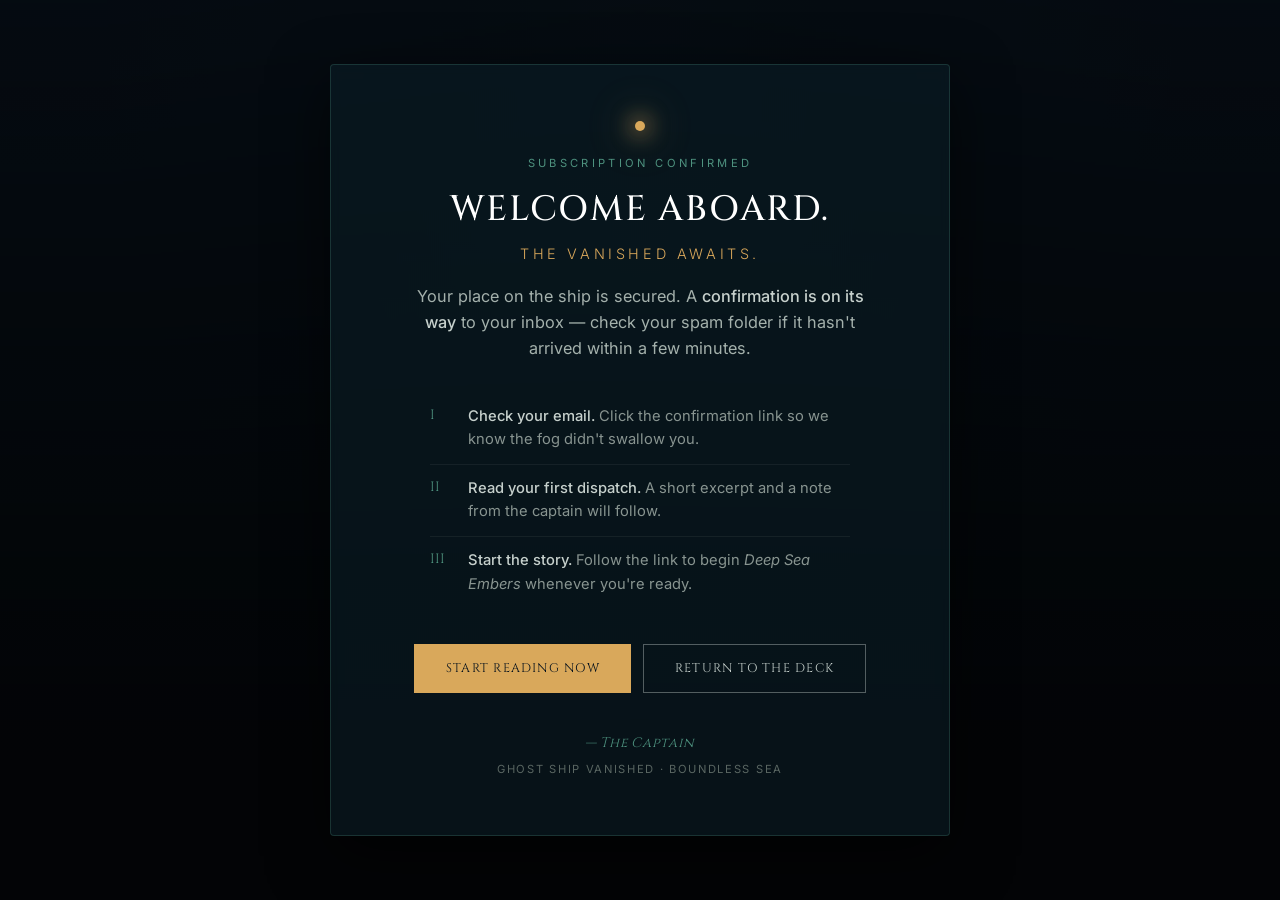
<file: projects/deep-sea/thanks.html>
<!DOCTYPE html>
<html lang="en">
<head>
    <meta charset="UTF-8">
    <meta name="viewport" content="width=device-width, initial-scale=1.0">
    <title>Welcome Aboard | Deep Sea Embers</title>
    <meta name="description" content="You're aboard the Vanished. Check your inbox for your first dispatch from the deep.">
    <meta name="robots" content="noindex, nofollow">
    <link rel="preconnect" href="https://fonts.googleapis.com">
    <link rel="preconnect" href="https://fonts.gstatic.com" crossorigin>
    <link href="https://fonts.googleapis.com/css2?family=Cinzel:wght@500;700&family=Inter:wght@300;400;500&display=swap" rel="stylesheet">
    <style>
        :root {
            --midnight: #07121D;
            --deep-ocean: #0B2029;
            --emerald: #4E927F;
            --fog: #C6D0CC;
            --lantern: #D9A85B;
            --font-display: 'Cinzel', serif;
            --font-sans: 'Inter', sans-serif;
        }
        * { margin: 0; padding: 0; box-sizing: border-box; }
        body {
            background: var(--midnight);
            color: var(--fog);
            font-family: var(--font-sans);
            line-height: 1.6;
            min-height: 100vh;
            display: flex;
            align-items: center;
            justify-content: center;
            overflow: hidden;
            -webkit-font-smoothing: antialiased;
        }
        /* Faint ocean texture behind everything */
        .bg {
            position: fixed;
            inset: 0;
            background:
                radial-gradient(ellipse at 50% 0%, rgba(78,146,127,0.10) 0%, transparent 60%),
                url('https://res.cloudinary.com/jerrick/image/upload/v1732880577/6749a8c190abc5001d8e316e.webp') center/cover no-repeat;
            filter: brightness(0.25) saturate(0.6);
            z-index: 0;
        }
        .bg::after {
            content: '';
            position: absolute;
            inset: 0;
            background: linear-gradient(to bottom, rgba(7,18,29,0.5), var(--midnight) 85%);
        }
        .card {
            position: relative;
            z-index: 1;
            max-width: 620px;
            width: calc(100% - 3rem);
            padding: 3.5rem 2.5rem;
            text-align: center;
            background: rgba(11, 32, 41, 0.55);
            backdrop-filter: blur(6px);
            border: 1px solid rgba(78, 146, 127, 0.25);
            border-radius: 4px;
            box-shadow: 0 20px 60px rgba(0,0,0,0.6);
            animation: rise 0.9s cubic-bezier(0.25,1,0.5,1) both;
        }
        @keyframes rise {
            from { opacity: 0; transform: translateY(25px); }
            to   { opacity: 1; transform: translateY(0); }
        }
        .lantern {
            width: 10px; height: 10px;
            margin: 0 auto 1.5rem;
            border-radius: 50%;
            background: var(--lantern);
            box-shadow: 0 0 20px 4px rgba(217,168,91,0.55), 0 0 45px 10px rgba(217,168,91,0.2);
            animation: flicker 3.5s ease-in-out infinite;
        }
        @keyframes flicker {
            0%, 100% { opacity: 1; box-shadow: 0 0 20px 4px rgba(217,168,91,0.55), 0 0 45px 10px rgba(217,168,91,0.2); }
            45%      { opacity: 0.8; box-shadow: 0 0 14px 2px rgba(217,168,91,0.45), 0 0 30px 6px rgba(217,168,91,0.15); }
            55%      { opacity: 1; }
        }
        .eyebrow {
            font-size: 0.7rem;
            letter-spacing: 0.3em;
            text-transform: uppercase;
            color: var(--emerald);
            margin-bottom: 1rem;
        }
        h1 {
            font-family: var(--font-display);
            font-weight: 500;
            font-size: 2.2rem;
            letter-spacing: 0.05em;
            text-transform: uppercase;
            color: #fff;
            line-height: 1.2;
            margin-bottom: 1.25rem;
        }
        h1 span {
            display: block;
            font-family: var(--font-sans);
            font-size: 0.9rem;
            font-weight: 300;
            letter-spacing: 0.25em;
            text-transform: uppercase;
            color: var(--lantern);
            margin-top: 0.9rem;
        }
        .lead {
            font-size: 1.02rem;
            color: #a4b1ac;
            max-width: 460px;
            margin: 0 auto 2rem;
        }
        .lead strong { color: var(--fog); font-weight: 500; }
        .steps {
            text-align: left;
            max-width: 420px;
            margin: 0 auto 2.25rem;
            list-style: none;
        }
        .steps li {
            display: flex;
            gap: 0.9rem;
            padding: 0.75rem 0;
            border-bottom: 1px solid rgba(198,208,204,0.07);
            font-size: 0.92rem;
            color: #889490;
        }
        .steps li:last-child { border-bottom: none; }
        .steps li::before {
            content: attr(data-num);
            font-family: var(--font-display);
            color: var(--emerald);
            font-size: 0.85rem;
            flex-shrink: 0;
            width: 1.5rem;
        }
        .steps strong { color: var(--fog); font-weight: 500; }
        .cta-row {
            display: flex;
            gap: 0.75rem;
            justify-content: center;
            flex-wrap: wrap;
        }
        .btn {
            display: inline-block;
            padding: 0.85rem 1.9rem;
            font-family: var(--font-display);
            font-size: 0.78rem;
            letter-spacing: 0.1em;
            text-transform: uppercase;
            text-decoration: none;
            color: var(--midnight);
            background: var(--lantern);
            border: 1px solid var(--lantern);
            transition: 0.3s ease;
            cursor: pointer;
        }
        .btn:hover { background: transparent; color: var(--lantern); }
        .btn-outline {
            background: transparent;
            color: var(--fog);
            border-color: rgba(198,208,204,0.4);
        }
        .btn-outline:hover { border-color: var(--lantern); color: var(--lantern); }
        .signature {
            margin-top: 2.5rem;
            font-family: var(--font-display);
            font-style: italic;
            font-size: 0.85rem;
            color: var(--emerald);
            letter-spacing: 0.05em;
        }
        .signature span {
            display: block;
            font-family: var(--font-sans);
            font-style: normal;
            font-size: 0.7rem;
            letter-spacing: 0.15em;
            text-transform: uppercase;
            color: #5a6662;
            margin-top: 0.4rem;
        }
        @media (max-width: 520px) {
            .card { padding: 2.5rem 1.5rem; }
            h1 { font-size: 1.7rem; }
            .cta-row { flex-direction: column; }
            .btn { width: 100%; text-align: center; }
        }
        @media (prefers-reduced-motion: reduce) {
            .card { animation: none; }
            .lantern { animation: none; }
        }
    </style>
</head>
<body>

    <div class="bg"></div>

    <main class="card" role="main">
        <div class="lantern" aria-hidden="true"></div>

        <p class="eyebrow">Subscription Confirmed</p>

        <h1>
            Welcome Aboard.<span>The Vanished Awaits.</span>
        </h1>

        <p class="lead">
            Your place on the ship is secured. A <strong>confirmation is on its way</strong> to your inbox — check your spam folder if it hasn't arrived within a few minutes.
        </p>

        <ul class="steps">
            <li data-num="I">
                <span><strong>Check your email.</strong> Click the confirmation link so we know the fog didn't swallow you.</span>
            </li>
            <li data-num="II">
                <span><strong>Read your first dispatch.</strong> A short excerpt and a note from the captain will follow.</span>
            </li>
            <li data-num="III">
                <span><strong>Start the story.</strong> Follow the link to begin <em>Deep Sea Embers</em> whenever you're ready.</span>
            </li>
        </ul>

        <div class="cta-row">
            <a href="https://www.qidian.com/book/1034360760/" target="_blank" rel="noopener" class="btn">
                Start Reading Now
            </a>
            <a href="index.html" class="btn btn-outline">
                Return to the Deck
            </a>
        </div>

        <p class="signature">
            — The Captain
            <span>Ghost Ship Vanished · Boundless Sea</span>
        </p>
    </main>

</body>
</html>
</file>
